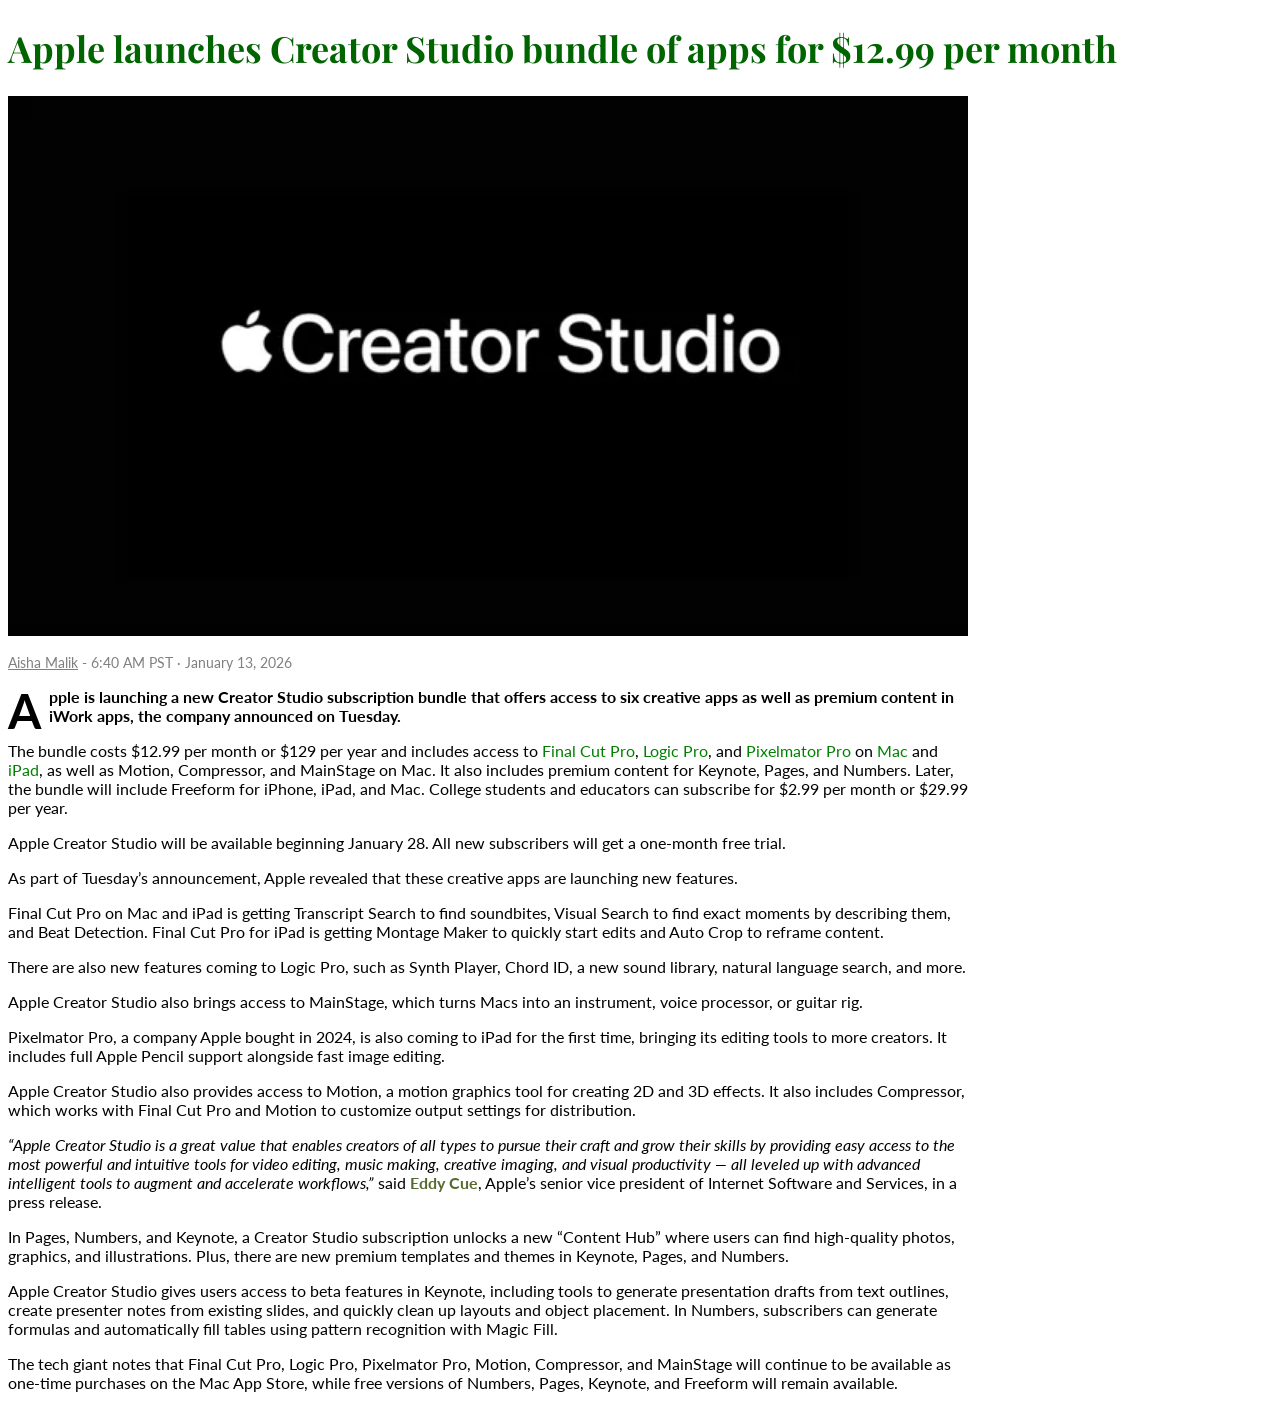
<file: Assignment-1/index.html>
<!--
Alexa Petruccelli
Assignment 1
September 15, 2026
-->

<!doctype html>

<html lang="en">

<head>
    <meta charset="utf-8">

    <title>
        Apple launches Creator Studio bundle of apps for $12.99 per month 
    </title>

<link rel="preconnect" href="https://fonts.googleapis.com">
<link rel="preconnect" href="https://fonts.gstatic.com" crossorigin>
<link href="https://fonts.googleapis.com/css2?family=Lato:ital,wght@0,100;0,300;0,400;0,700;0,900;1,100;1,300;1,400;1,700;1,900&family=Playfair+Display:ital,wght@0,400..900;1,400..900&family=Smooch+Sans:wght@100..900&family=Source+Sans+3:ital,wght@0,200..900;1,200..900&display=swap" rel="stylesheet">

    <link rel="stylesheet" type="text/css" href="css/general.css" />

</head>


<body>
<h1>

    Apple launches Creator Studio bundle of apps for $12.99 per month

</h1>

<img src="images/creatorstudioimg.webp" width="960" alt="Apple Creator Studio bundle of apps" class="main-image">

<p class="byline"> 
   
    <a href="https://techcrunch.com/author/aisha-malik/" target="_blank">Aisha Malik</a> - 6:40 AM PST · January 13, 2026

</p> 
  <p class="first-paragraph">

Apple is launching a new Creator Studio subscription bundle that offers access to six creative apps as well as premium content in iWork apps, the company announced on Tuesday.
 
</p>  

<p>
  The bundle costs $12.99 per month or $129 per year and includes access to <a href="https://www.apple.com/final-cut-pro/" class="tool-link" target="_blank">Final Cut Pro</a>, <a href="https://www.apple.com/logic-pro/" class="tool-link" target="_blank">Logic Pro</a>, and  <a href="https://www.apple.com/pixelmator-pro/" class="tool-link" target="_blank">Pixelmator Pro</a> on <a href="https://www.apple.com/mac/" class="tool-link" target="_blank">Mac</a> and <a href="https://www.apple.com/ipad/" class="tool-link" target="_blank">iPad</a>, as well as Motion, Compressor, and MainStage on Mac. It also includes premium content for Keynote, Pages, and Numbers. Later, the bundle will include Freeform for iPhone, iPad, and Mac. College students and educators can subscribe for $2.99 per month or $29.99 per year.  
</p>

<p>
 Apple Creator Studio will be available beginning January 28. All new subscribers will get a one-month free trial.  
</p>

<p>
 As part of Tuesday’s announcement, Apple revealed that these creative apps are launching new features.
</p>

<p>
 Final Cut Pro on Mac and iPad is getting Transcript Search to find soundbites, Visual Search to find exact moments by describing them, and Beat Detection. Final Cut Pro for iPad is getting Montage Maker to quickly start edits and Auto Crop to reframe content.   
</p>

<p>
 There are also new features coming to Logic Pro, such as Synth Player, Chord ID, a new sound library, natural language search, and more.   
</p>

<p>
    Apple Creator Studio also brings access to MainStage, which turns Macs into an instrument, voice processor, or guitar rig. 
</p>

<p>
 Pixelmator Pro, a company Apple bought in 2024, is also coming to iPad for the first time, bringing its editing tools to more creators. It includes full Apple Pencil support alongside fast image editing.   
</p>

<p>
Apple Creator Studio also provides access to Motion, a motion graphics tool for creating 2D and 3D effects. It also includes Compressor, which works with Final Cut Pro and Motion to customize output settings for distribution.
</p>

<p>
 <span class="quote">“Apple Creator Studio is a great value that enables creators of all types to pursue their craft and grow their skills by providing easy access to the most powerful and intuitive tools for video editing, music making, creative imaging, and visual productivity — all leveled up with advanced intelligent tools to augment and accelerate workflows,”</span> said <span class="person-name">Eddy Cue</span>, Apple’s senior vice president of Internet Software and Services, in a press release.   
</p>

<p>
In Pages, Numbers, and Keynote, a Creator Studio subscription unlocks a new “Content Hub” where users can find high-quality photos, graphics, and illustrations. Plus, there are new premium templates and themes in Keynote, Pages, and Numbers.
</p>

<p>
Apple Creator Studio gives users access to beta features in Keynote, including tools to generate presentation drafts from text outlines, create presenter notes from existing slides, and quickly clean up layouts and object placement. In Numbers, subscribers can generate formulas and automatically fill tables using pattern recognition with Magic Fill.
</p>

<p>
The tech giant notes that Final Cut Pro, Logic Pro, Pixelmator Pro, Motion, Compressor, and MainStage will continue to be available as one-time purchases on the Mac App Store, while free versions of Numbers, Pages, Keynote, and Freeform will remain available.
</p>
</body>

</html>
</file>
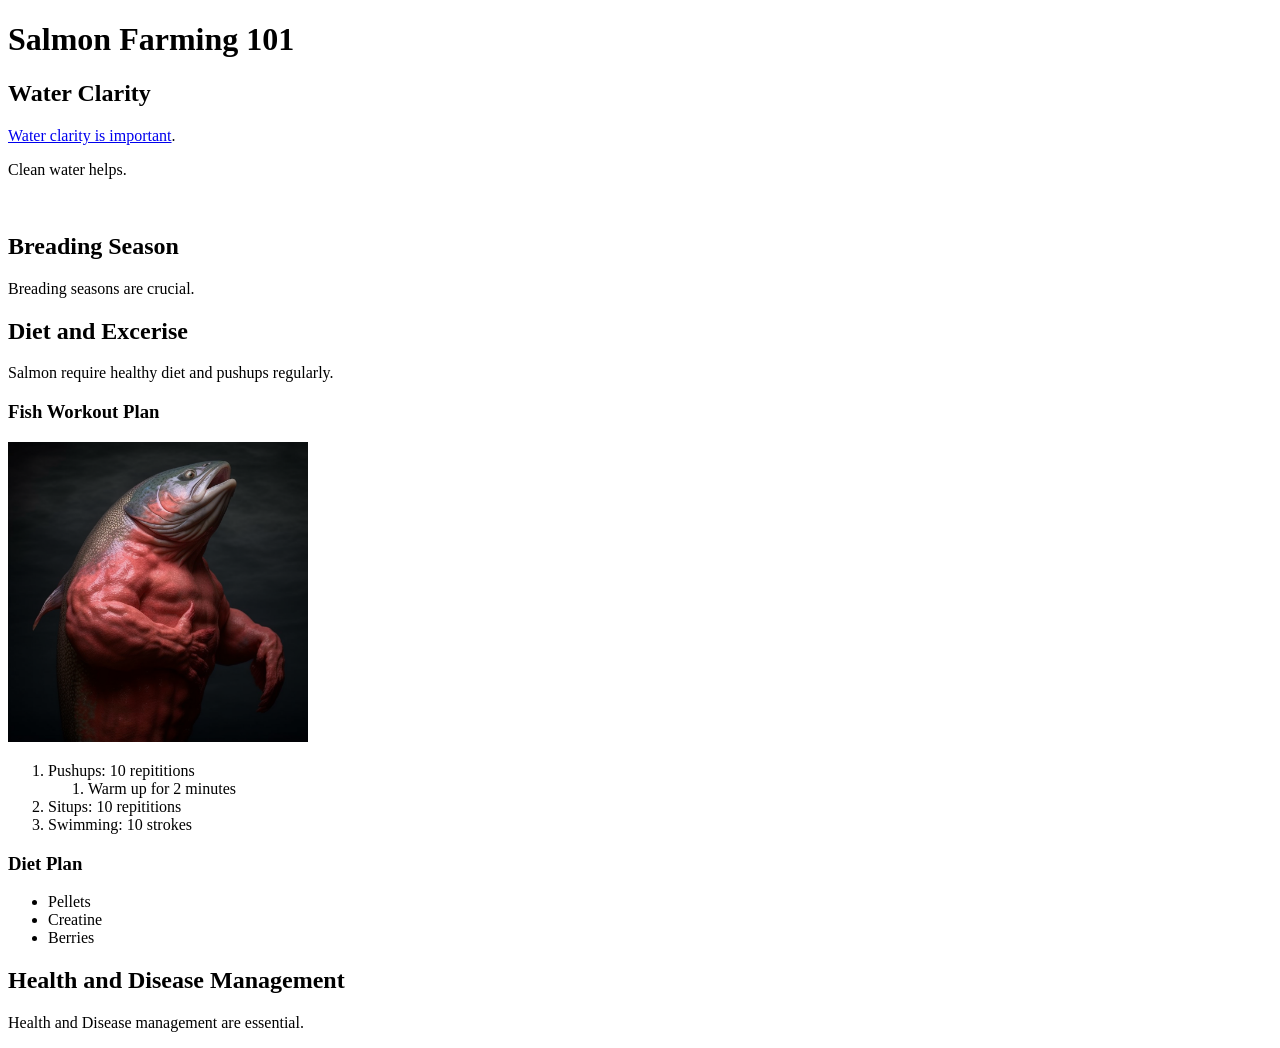
<file: demo/index.html>
<!-- Alexa Petruccelli
     Assignment 1
     September 3, 2026 
     
     -->
  <!-- Comment -->   

<!doctype html>

<html lang="en">

  <head>
    <meta charset="utf-8" />

    <title>Salmon Farming 101</title>
  
    <link rel="stylesheet" type="text/css" href="css/style.css" />
       
    </head>

    <body>
   
      <h1>Salmon Farming 101 </h1> 

      <h2> Water Clarity</h2>

      <p><a href="https://www.epa.gov/national-aquatic-resource-surveys/indicators-water-clarity" target="_blank">Water clarity is important</a>.</p>

      <p> Clean water <span>helps</span>. </p>
      <br>

      <h2> Breading Season</h2>

      <p> Breading seasons are crucial.</p>

      <h2> Diet and Excerise</h2>

      <p> Salmon require healthy diet and pushups regularly. </p>

      <h3>Fish Workout Plan</h3>

      <img src="images/salmon-buff.png" width="300" alt="A buff salmon with muscles">

      <ol>
        <li>Pushups: 10 repititions
          <ol>
            <li>Warm up for 2 minutes</li>
          </ol>

        </li>

        <li>Situps: 10 repititions</li>

        <li>Swimming: 10 strokes</li>
      </ol>

      <h3>Diet Plan</h3>

      <ul>
        <li>Pellets</li>

        <li>Creatine</li>

        <li>Berries</li>
      </ul>

      <h2> Health and Disease Management</h2>

      <p> Health and Disease management are essential. </p>

    </body>



</html>
</file>
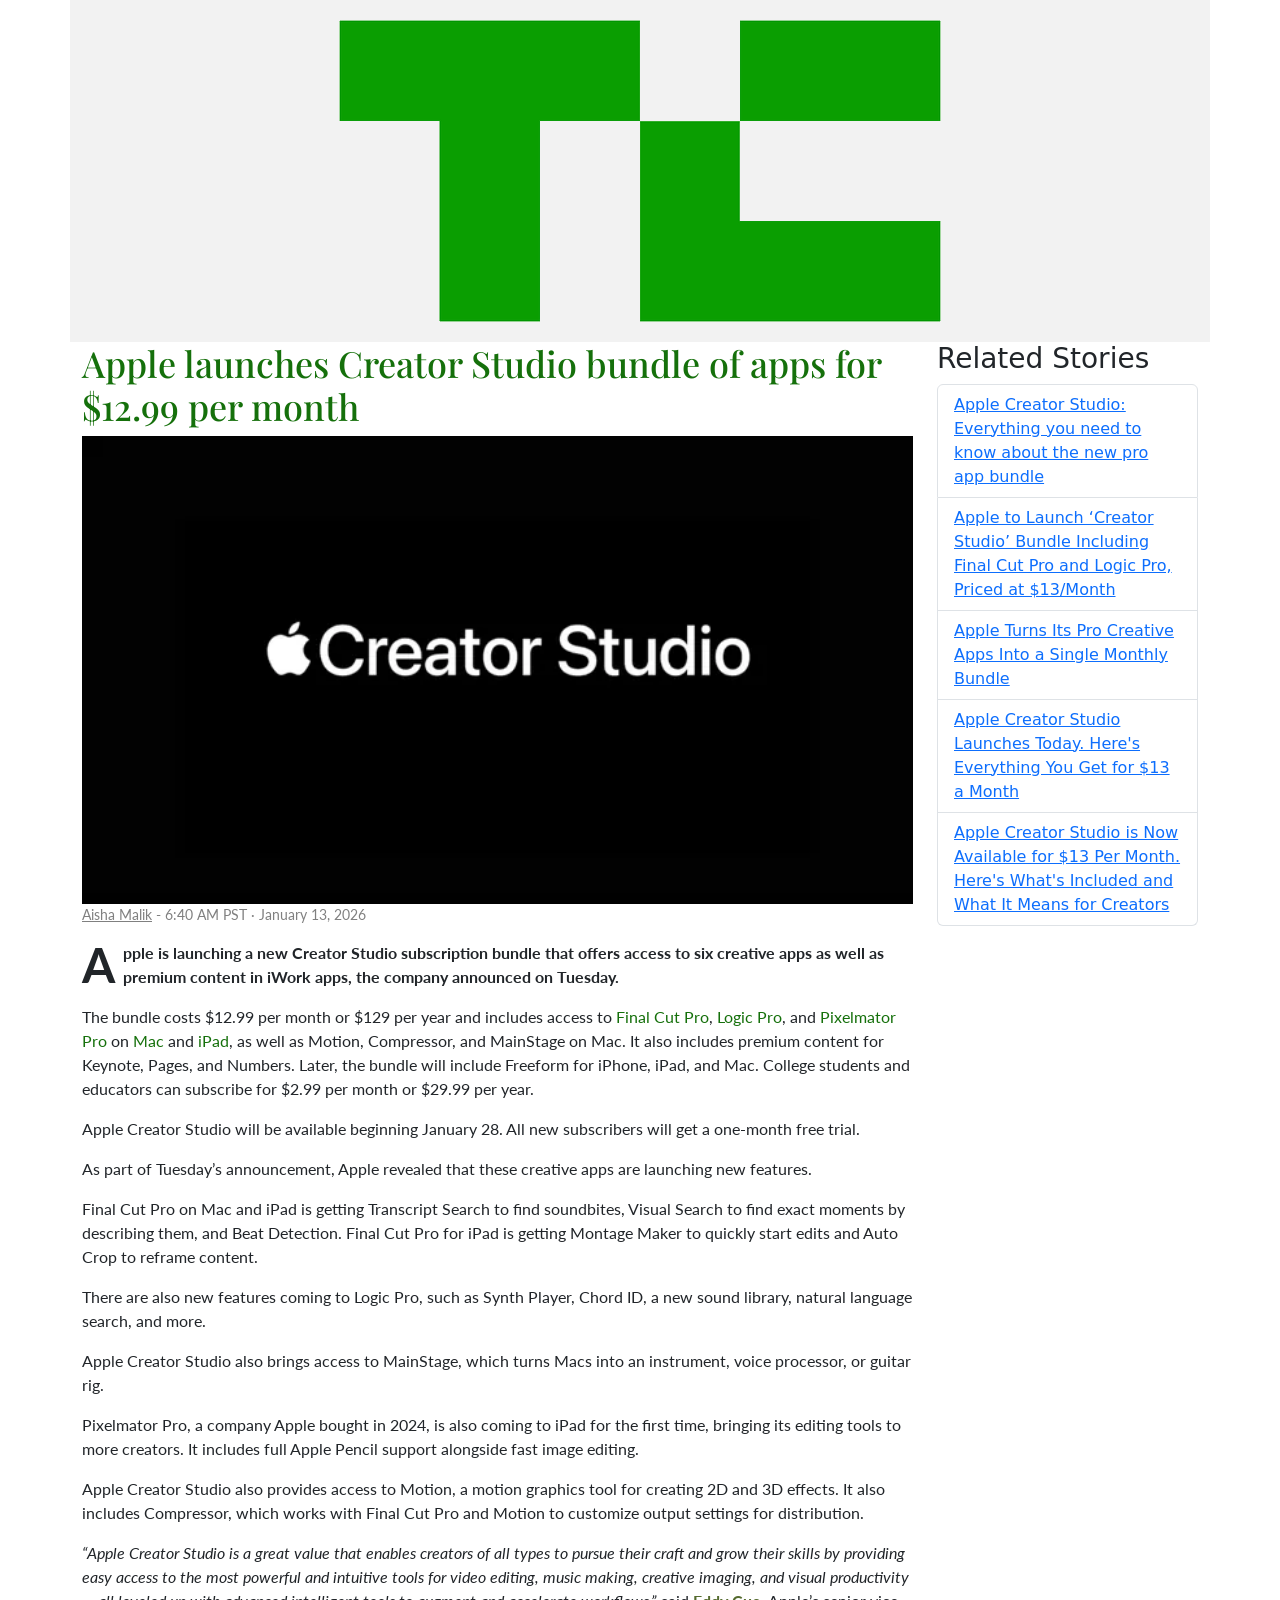
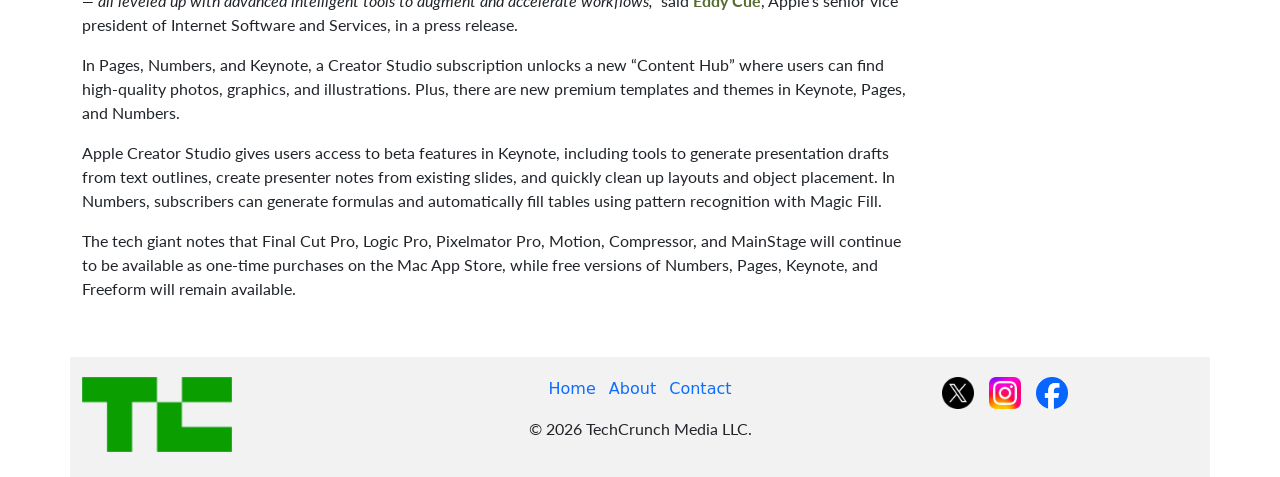
<file: Assignment-2/page-petruccelli.html>
<!--
Alexa Petruccelli
Assignment 2
October 4, 2026
-->

<!doctype html>

<html lang="en">

<head>
<meta charset="utf-8">
<meta name="viewport" content="width=device-width, initial-scale=1">

    <title>
        Apple launches Creator Studio bundle of apps for $12.99 per month 
    </title>

<link rel="preconnect" href="https://fonts.googleapis.com">
<link rel="preconnect" href="https://fonts.gstatic.com" crossorigin>
<link href="https://fonts.googleapis.com/css2?family=Lato:ital,wght@0,100;0,300;0,400;0,700;0,900;1,100;1,300;1,400;1,700;1,900&family=Playfair+Display:ital,wght@0,400..900;1,400..900&family=Smooch+Sans:wght@100..900&family=Source+Sans+3:ital,wght@0,200..900;1,200..900&display=swap" rel="stylesheet">

<link rel="stylesheet" type="text/css" href="css/css/bootstrap.css" />
<link rel="stylesheet" type="text/css" href="css/css/layout.css" />

</head>
    
<body>
 
    <div class="container"> 
        <div class="row header">
            <div class="col-12 text-center">
                <img src="images/TechCrunch_Logo_2013.png" alt="TechCrunch logo" class="img-fluid">
            </div>
        </div>

        <div class="row"> 
            <div class="col-md-9">
        

<h1>

    Apple launches Creator Studio bundle of apps for $12.99 per month

</h1>

<img src="images/creatorstudioimg.webp" alt="Apple Creator Studio bundle of apps" class="main-image img-fluid"/> 

<p class="byline"> 
   
    <a href="https://techcrunch.com/author/aisha-malik/" target="_blank">Aisha Malik</a> - 6:40 AM PST · January 13, 2026

</p> 
  <p class="first-paragraph">

Apple is launching a new Creator Studio subscription bundle that offers access to six creative apps as well as premium content in iWork apps, the company announced on Tuesday.

</p>  

<p>
  The bundle costs $12.99 per month or $129 per year and includes access to <a href="https://www.apple.com/final-cut-pro/" class="tool-link" target="_blank">Final Cut Pro</a>, <a href="https://www.apple.com/logic-pro/" class="tool-link" target="_blank">Logic Pro</a>, and  <a href="https://www.apple.com/pixelmator-pro/" class="tool-link" target="_blank">Pixelmator Pro</a> on <a href="https://www.apple.com/mac/" class="tool-link" target="_blank">Mac</a> and <a href="https://www.apple.com/ipad/" class="tool-link" target="_blank">iPad</a>, as well as Motion, Compressor, and MainStage on Mac. It also includes premium content for Keynote, Pages, and Numbers. Later, the bundle will include Freeform for iPhone, iPad, and Mac. College students and educators can subscribe for $2.99 per month or $29.99 per year.  
</p>

<p>
 Apple Creator Studio will be available beginning January 28. All new subscribers will get a one-month free trial.  
</p>

<p>
 As part of Tuesday’s announcement, Apple revealed that these creative apps are launching new features.
</p>

<p>
 Final Cut Pro on Mac and iPad is getting Transcript Search to find soundbites, Visual Search to find exact moments by describing them, and Beat Detection. Final Cut Pro for iPad is getting Montage Maker to quickly start edits and Auto Crop to reframe content.   
</p>

<p>
 There are also new features coming to Logic Pro, such as Synth Player, Chord ID, a new sound library, natural language search, and more.   
</p>

<p>
    Apple Creator Studio also brings access to MainStage, which turns Macs into an instrument, voice processor, or guitar rig. 
</p>

<p>
 Pixelmator Pro, a company Apple bought in 2024, is also coming to iPad for the first time, bringing its editing tools to more creators. It includes full Apple Pencil support alongside fast image editing.   
</p>

<p>
Apple Creator Studio also provides access to Motion, a motion graphics tool for creating 2D and 3D effects. It also includes Compressor, which works with Final Cut Pro and Motion to customize output settings for distribution.
</p>

<p>
 <span class="quote">“Apple Creator Studio is a great value that enables creators of all types to pursue their craft and grow their skills by providing easy access to the most powerful and intuitive tools for video editing, music making, creative imaging, and visual productivity — all leveled up with advanced intelligent tools to augment and accelerate workflows,”</span> said <span class="person-name">Eddy Cue</span>, Apple’s senior vice president of Internet Software and Services, in a press release.   
</p>

<p>
In Pages, Numbers, and Keynote, a Creator Studio subscription unlocks a new “Content Hub” where users can find high-quality photos, graphics, and illustrations. Plus, there are new premium templates and themes in Keynote, Pages, and Numbers.
</p>

<p>
Apple Creator Studio gives users access to beta features in Keynote, including tools to generate presentation drafts from text outlines, create presenter notes from existing slides, and quickly clean up layouts and object placement. In Numbers, subscribers can generate formulas and automatically fill tables using pattern recognition with Magic Fill.
</p>

<p>
The tech giant notes that Final Cut Pro, Logic Pro, Pixelmator Pro, Motion, Compressor, and MainStage will continue to be available as one-time purchases on the Mac App Store, while free versions of Numbers, Pages, Keynote, and Freeform will remain available.
</p>

</div>

<div class="col-md-3">
   <h3>Related Stories</h3>
   <ul class="list-group">
    <li class="list-group-item"><a href="https://www.macworld.com/article/3031215/apples-new-creator-studio-is-the-pro-subscription-bundle-weve-been-waiting-for.html" target="_blank">Apple Creator Studio: Everything you need to know about the new pro app bundle</a></li>
    <li class="list-group-item"><a href="https://variety.com/2026/digital/news/apple-creator-studio-bundle-final-cut-pro-price-1236630313/" target="_blank">Apple to Launch ‘Creator Studio’ Bundle Including Final Cut Pro and Logic Pro, Priced at $13/Month</a></li>
    <li class="list-group-item"><a href="https://www.lifewire.com/apple-creator-studio-launch-11885404" target="_blank">Apple Turns Its Pro Creative Apps Into a Single Monthly Bundle</a></li>
    <li class="list-group-item"><a href="https://www.cnet.com/tech/services-and-software/apple-creator-studio-subscription-launch/" target="_blank">Apple Creator Studio Launches Today. Here's Everything You Get for $13 a Month</a></li>
    <li class="list-group-item"><a href="https://www.engadget.com/apps/apple-creator-studio-is-now-available-for-13-per-month-whats-included-and-what-it-means-for-creators-130000475.html" target="_blank">Apple Creator Studio is Now Available for $13 Per Month. Here's What's Included and What It Means for Creators</a></li>
</ul>
</div>
</div> 

<div class="row footer">
    <div class="col-md-3">
       <img src="images/TechCrunch_Logo_2013.png" alt="TechCrunch logo" class="footer-logo img-fluid">
    </div>
    <div class="col-md-6 text-center">
       <ul class="list-inline">
        <li class="list-inline-item"><a href="https://techcrunch.com/" target="_blank">Home</a></li>
        <li class="list-inline-item"><a href="https://techcrunch.com/about-techcrunch/" target="_blank">About</a></li>
        <li class="list-inline-item"><a href="https://techcrunch.com/contact-us/" target="_blank">Contact</a></li>
       </ul>
       <p>&copy; 2026 TechCrunch Media LLC.</p>
    </div>
   
     <div class="col-md-3">
        <a href="https://x.com/TechCrunch" target="_blank"> 
            <img src="images/X_icon.svg.webp" alt="TechCrunch on X" class="social-icon">
        </a>
        <a href="https://www.instagram.com/techcrunch/?hl=en" target="_blank">
            <img src="images/Instagram-Icon.png" alt="TechCrunch on Instagram" class="social-icon">
        </a>
        <a href="https://www.facebook.com/techcrunch/" target="_blank">
            <img src="images/2023_Facebook_icon.svg.webp" alt="TechCrunch on Facebook" class="social-icon">
        </a>
    </div>
</div>
</div>

</body>

</html>
</file>
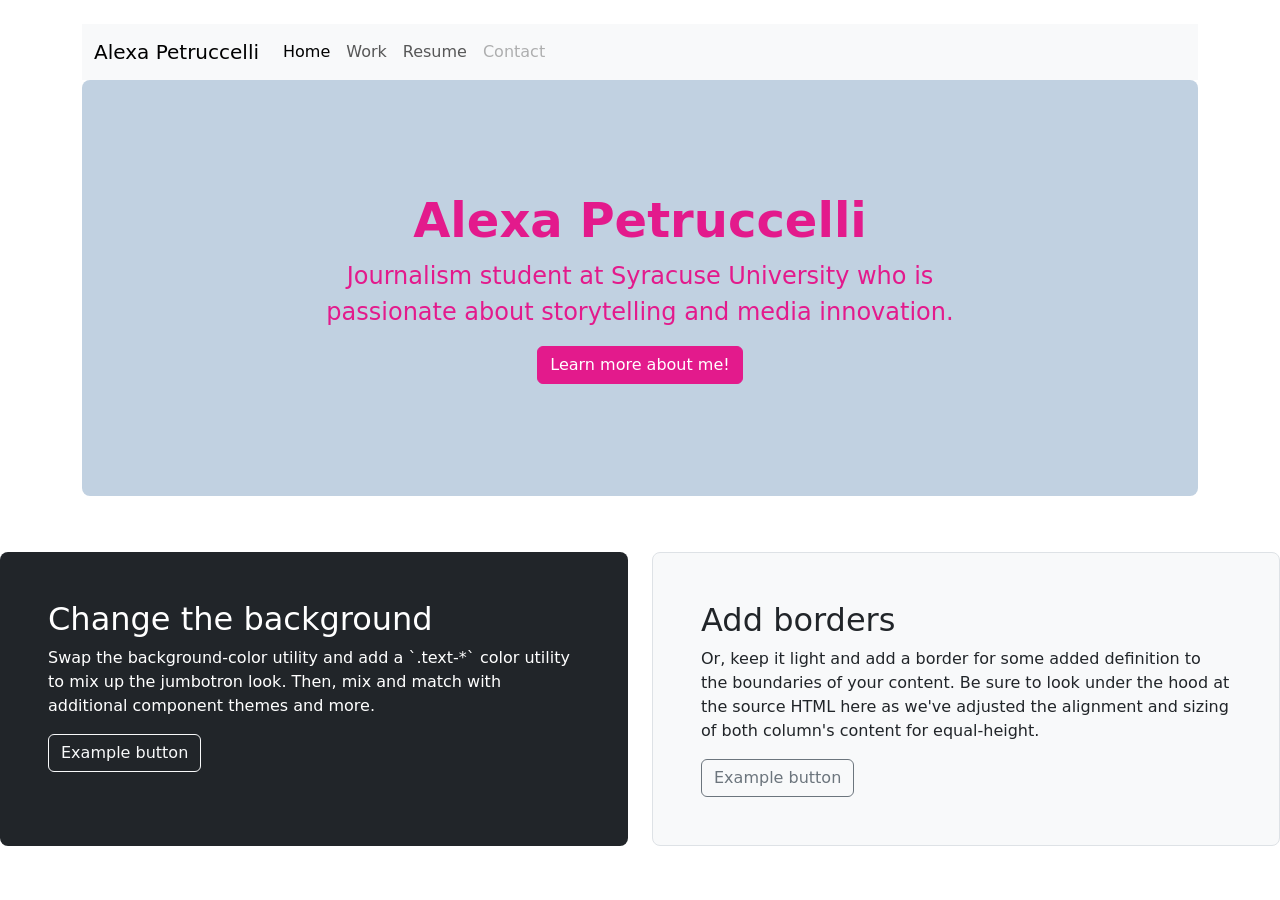
<file: demo/bootstrapdemo.html>
<!DOCTYPE html>
<html lang="en">

<head>
    <meta charset="utf-8" />
    <meta name="viewport" content="width=device-width, initial-scale=1">

    <title> Boxes </title>

    <link rel="stylesheet" type="text/css" href="css/bootstrap.min.css" />

    <link rel="stylesheet" type="text/css" href="css/style.css" />

</head>

<body>



    <div class="container py-4">

    

            <nav class="navbar navbar-expand-lg bg-body-tertiary">
                <div class="container-fluid">
                    <a class="navbar-brand" href="#">Alexa Petruccelli</a>
                    <button class="navbar-toggler" type="button" data-bs-toggle="collapse" data-bs-target="#navbarNav"
                        aria-controls="navbarNav" aria-expanded="false" aria-label="Toggle navigation">
                        <span class="navbar-toggler-icon"></span>
                    </button>
                    <div class="collapse navbar-collapse" id="navbarNav">
                        <ul class="navbar-nav">
                            <li class="nav-item">
                                <a class="nav-link active" aria-current="page" href="#">Home</a> 
                            </li>
                            <li class="nav-item">
                                <a class="nav-link" href="#">Work</a>
                            </li>
                            <li class="nav-item">
                                <a class="nav-link" href="#">Resume</a>
                            </li>
                            <li class="nav-item">
                                <a class="nav-link disabled" aria-disabled="true">Contact</a>
                            </li>
                        </ul>
                    </div>
                </div>
            </nav>


        



        <div class="jumbotron">
            <div class="container-fluid py-5">
                <h1 class="display-5 fw-bold">Alexa Petruccelli</h1>
                <p class="col-md-8 fs-4 mx-auto">Journalism student at Syracuse University who is passionate about
                    storytelling and media innovation.</p>
                <button type="button" class="btn btn-primary">Learn more about me!</button>
            </div>
        </div>

    </div>

    <div class="row align-items-md-stretch">
        <div class="col-md-6">
            <div class="h-100 p-5 text-bg-dark rounded-3">
                <h2>Change the background</h2>
                <p>Swap the background-color utility and add a `.text-*` color utility to mix up the jumbotron look.
                    Then, mix and match with additional component themes and more.</p>
                <button class="btn btn-outline-light" type="button">Example button</button>
            </div>
        </div>
        <div class="col-md-6">
            <div class="h-100 p-5 bg-body-tertiary border rounded-3">
                <h2>Add borders</h2>
                <p>Or, keep it light and add a border for some added definition to the boundaries of your content. Be
                    sure to look under the hood at the source HTML here as we've adjusted the alignment and sizing of
                    both column's content for equal-height.</p>
                <button class="btn btn-outline-secondary" type="button">Example button</button>
            </div>
        </div>
    </div>


    <div class="row">
        <header>

            <nav>

                <!-- This is the sidebar-->

            </nav>

        </header>
    </div>


    <script src="js/bootstrap.min.js"></script>


</body>

</html>
</file>
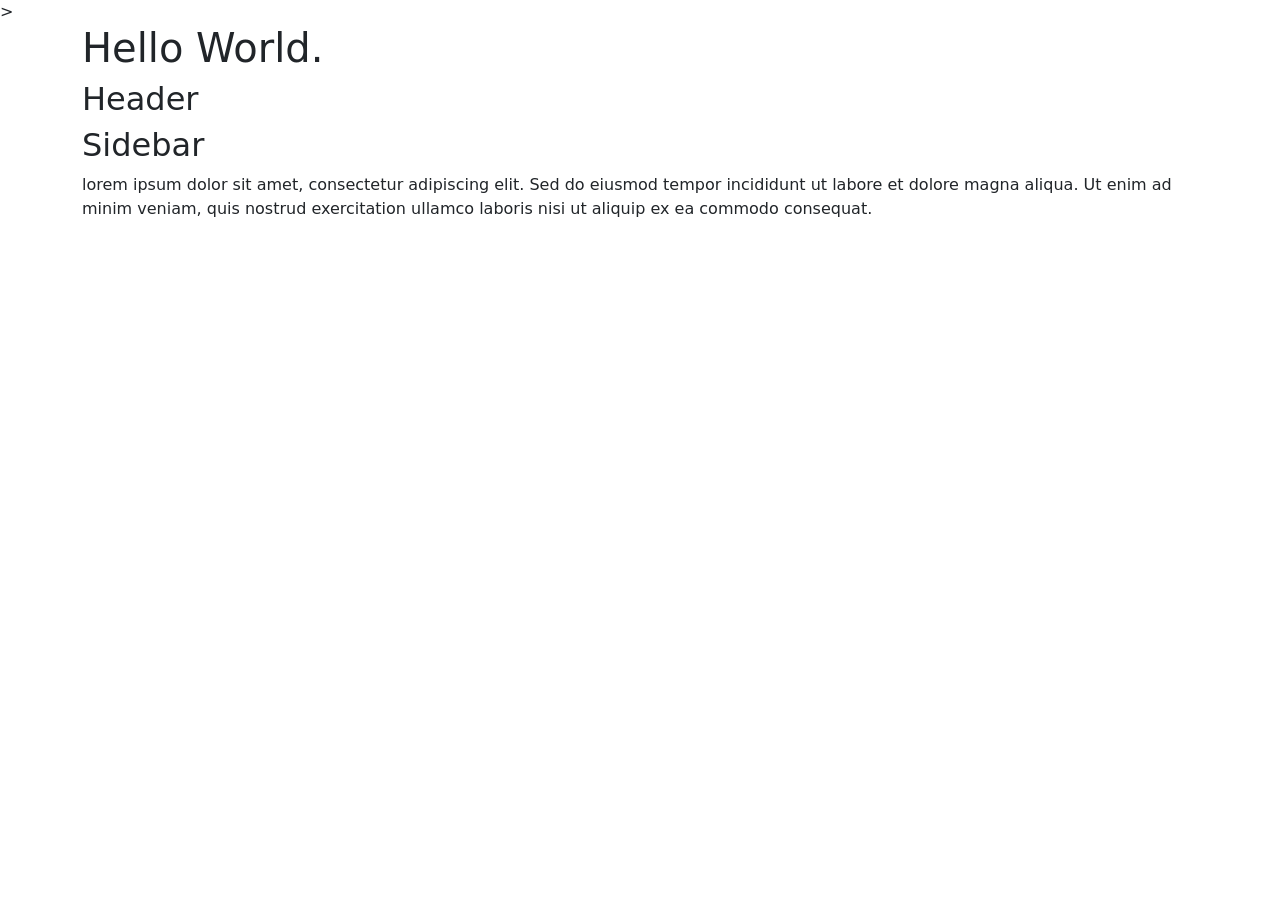
<file: demo/boxes.html>
<html lang="en">
    <head>
        <meta charset="utf-8" />

        <title> Boxes </title>

        <link rel="stylesheet" type="text/css" href="css/style.css" />

        <link rel="stylesheet" type="text/css" href="css/bootstrap.min.css" />
>
    </head>

    <body>

        <div class="container">
            <h1>Hello World.</h1>

            <div class="header">

                <h2>Header</h2>

            </div>
            <div class="main"> 

                <div class="sidebar">

                <h2>Sidebar</h2>

            </div>

            <div class="content">
                <p>lorem ipsum dolor sit amet, consectetur adipiscing elit. Sed do eiusmod tempor incididunt ut labore et dolore magna aliqua. Ut enim ad minim veniam, quis nostrud exercitation ullamco laboris nisi ut aliquip ex ea commodo consequat.</p>
            </div>  

                
            </div>


        </div>
    </body>
</html>
</file>
<file: Assignment-1/css/general.css>
h1 {
    font-size: 36px;
    font-family: 'Playfair Display', serif;
    color: darkgreen;
}

p {
    font-size: 16px;
    font-family: 'lato', sans-serif;
    width: 960px;
}

.byline {
    font-size: 14px;
    color: gray;
}

.byline a {
   font-size: 14px;
    color: gray;
}

.first-paragraph {
    font-weight: bold;
}

.tool-link {
    color:green;
    text-decoration: none;
}

.tool-link:hover {
    text-decoration: underline;
}

.person-name {
    font-weight: bold;
    color:darkolivegreen;
}

.quote {
    font-style: italic;
}

.first-paragraph::first-letter {
    font-size: 48px;
    font-weight: bold;
    float: left;
    line-height: 1;
    margin-right: 8px;
}
</file>
<file: demo/css/style.css>
.jumbotron {
    padding: 4rem 2rem;
    margin-bottom: 2rem;
    border-radius: 0.5rem;
    background-color: #c1d1e1;
    color: #e31a8c;
    text-align: center;
}
.btn-primary {
    color: #fff;
    background-color: #e31a8c;
    border-color: #e31a8c;
}
</file>
<file: Assignment-2/css/css/layout.css>
h1 {
    font-size: 36px;
    font-family: 'Playfair Display', serif;
    color: #15700B;
}

p {
    font-size: 16px;
    font-family: 'lato', sans-serif;
}

.byline {
    font-size: 14px;
    color: #808080;
}

.byline a {
   font-size: 14px;
    color: #808080;
}

.first-paragraph {
    font-weight: bold;
}

.tool-link {
    color: #15700B;
    text-decoration: none;
}

.tool-link:hover {
    text-decoration: underline;
}

.person-name {
    font-weight: bold;
    color: #556B2F;
}

.quote {
    font-style: italic;
}

.first-paragraph::first-letter {
    font-size: 48px;
    font-weight: bold;
    float: left;
    line-height: 1;
    margin-right: 8px;
}

.footer-logo {
    width: 150px;
}

.social-icon {
    width: 32px;
    margin: 0 5px;
}

.main-image {
    width: 100%;
}

.footer {
    margin-top: 40px;
    background-color: #F2F2F2;
    padding: 20px 0;
}

.footer a {
    text-decoration: none;
}

.header {
    background-color: #F2F2F2;
    padding: 20px 0;
}
</file>
